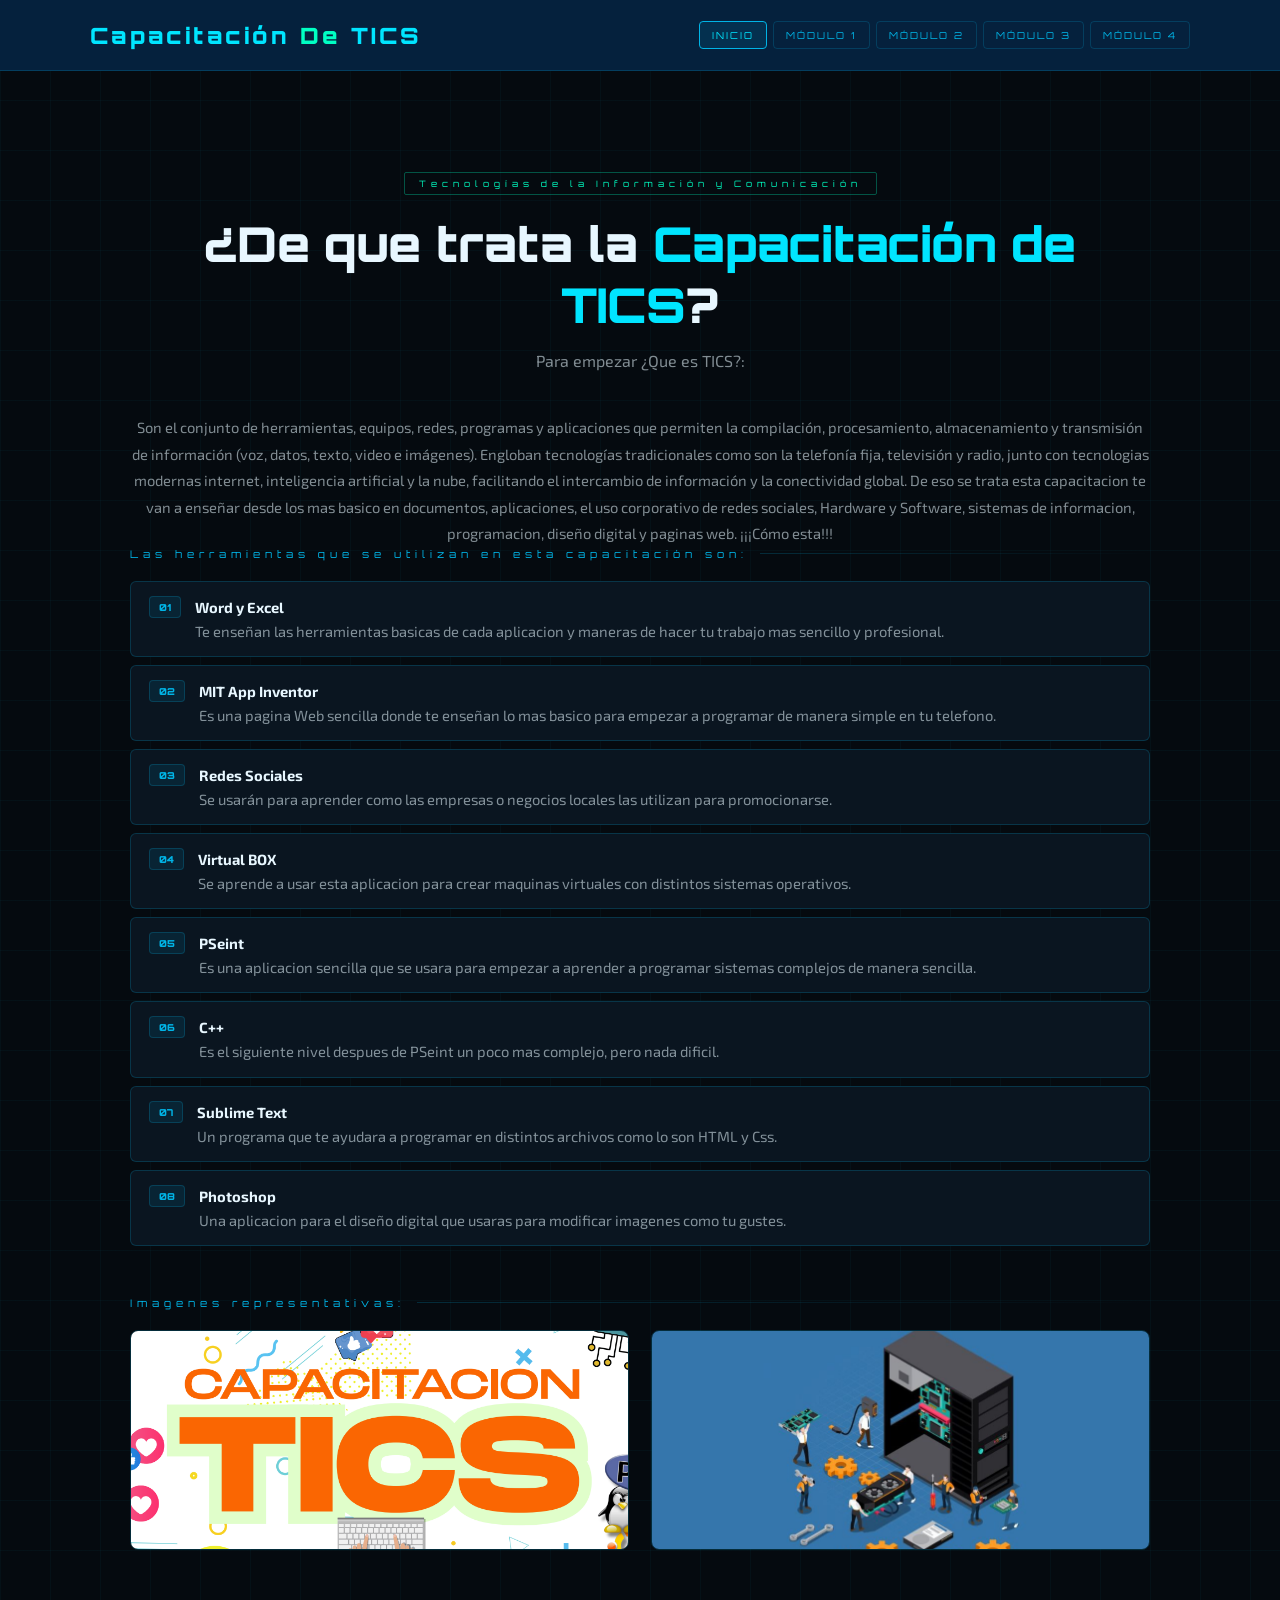
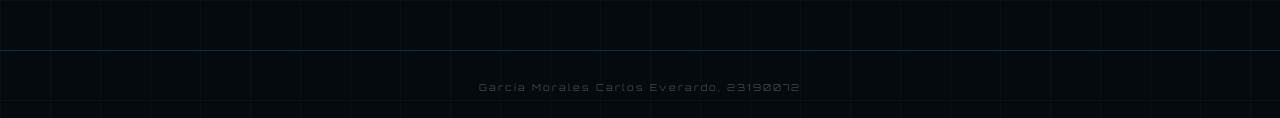
<file: index.html>
<!DOCTYPE html>
<html lang="es">
<head>
  <meta charset="UTF-8" />
  <meta name="viewport" content="width=device-width, initial-scale=1.0" />
  <title>Capacitación TICS</title>
  <link rel="stylesheet" href="styles.css" />
</head>
<body>
  <header>
    <div class="header-inner">
      <a href="index.html" class="logo">Capacitación <span>De </span>TICS</a>
      <nav>
        <a href="index.html" class="active">INICIO</a>
        <a href="modulo1.html">MÓDULO 1</a>
        <a href="modulo2.html">MÓDULO 2</a>
        <a href="modulo3.html">MÓDULO 3</a>
        <a href="modulo4.html">MÓDULO 4</a>
      </nav>
    </div>
  </header>

  <main>
    <section class="hero">
      <div class="hero-tag">Tecnologías de la Información y Comunicación</div>
      <h1>¿De que trata la <span>Capacitación de TICS</span>?</h1>
      <p>Para empezar ¿Que es TICS?:</p>
    </section>
    <div class="pres_text">
      <p> Son el conjunto de herramientas, equipos, redes, programas y aplicaciones que permiten la compilación, procesamiento, almacenamiento y transmisión de información (voz, datos, texto, video e imágenes). Engloban tecnologías tradicionales como son la telefonía fija, televisión y radio, junto con tecnologias modernas internet, inteligencia artificial y la nube, facilitando el intercambio de información y la conectividad global. De eso se trata esta capacitacion te van a enseñar desde los mas basico en documentos, aplicaciones, el uso corporativo de redes sociales, Hardware y Software, sistemas de informacion, programacion, diseño digital y paginas web. ¡¡¡Cómo esta!!! </p>
    </div>

    <div class="section-title">Las herramientas que se utilizan en esta capacitación son:</div>
    <ul class="tic-list">
      <li><span class="num">01</span><span class="txt"><strong>Word y Excel</strong>Te enseñan las herramientas basicas de cada aplicacion y maneras de hacer tu trabajo mas sencillo y profesional.</span></li>
      <li><span class="num">02</span><span class="txt"><strong>MIT App Inventor</strong>Es una pagina Web sencilla donde te enseñan lo mas basico para empezar a programar de manera simple en tu telefono.</span></li>
      <li><span class="num">03</span><span class="txt"><strong>Redes Sociales</strong>Se usarán para aprender como las empresas o negocios locales las utilizan para promocionarse.</span></li>
      <li><span class="num">04</span><span class="txt"><strong>Virtual BOX</strong>Se aprende a usar esta aplicacion para crear maquinas virtuales con distintos sistemas operativos.</span></li>
      <li><span class="num">05</span><span class="txt"><strong>PSeint</strong>Es una aplicacion sencilla que se usara para empezar a aprender a programar sistemas complejos de manera sencilla.</span></li>
      <li><span class="num">06</span><span class="txt"><strong>C++</strong>Es el siguiente nivel despues de PSeint un poco mas complejo, pero nada dificil.</span></li>
      <li><span class="num">07</span><span class="txt"><strong>Sublime Text</strong>Un programa que te ayudara a programar en distintos archivos como lo son HTML y Css.</span></li>
      <li><span class="num">08</span><span class="txt"><strong>Photoshop</strong>Una aplicacion para el diseño digital que usaras para modificar imagenes como tu gustes.</span></li>
    </ul>

    <div class="section-title">Imagenes representativas:</div>
    <div class="img-grid">
      <img src="IMG/TICS simb.png"/>
      <img src="IMG/Tics Hard.jpg"/>
    </div>
  </main>

  <footer>
    <div class="footer-inner">
      <span class="footer-copy">García Morales Carlos Everardo, 23190072</span>
    </div>
  </footer>
</body>
</html>
</file>
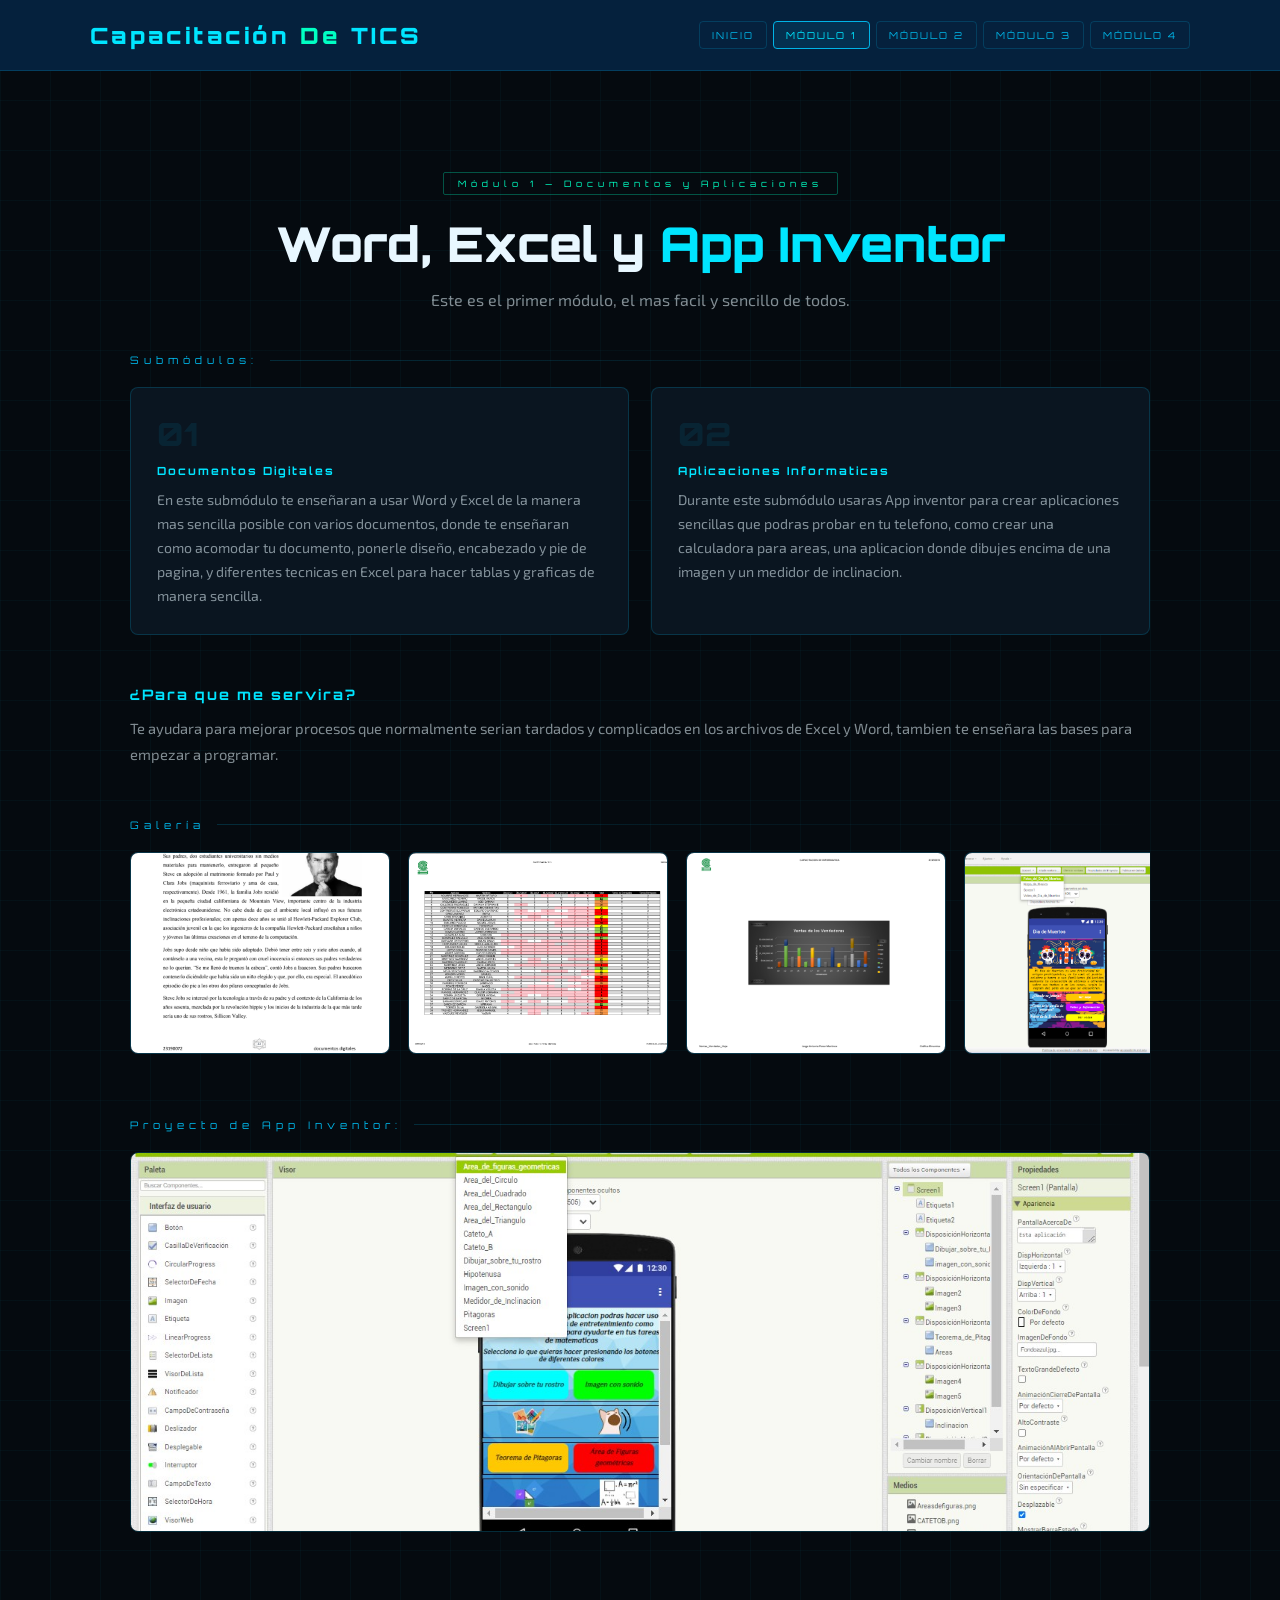
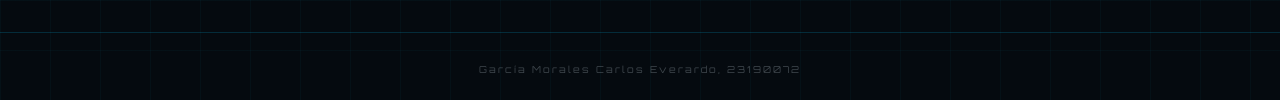
<file: modulo1.html>
<!DOCTYPE html>
<html lang="es">
<head>
  <meta charset="UTF-8" />
  <meta name="viewport" content="width=device-width, initial-scale=1.0" />
  <title>Capacitación TICS</title>
  <link rel="stylesheet" href="styles.css" />
</head>
<body>
  <header>
    <div class="header-inner">
      <a href="index.html" class="logo">Capacitación <span>De </span>TICS</a>
      <nav>
        <a href="index.html">INICIO</a>
        <a href="modulo1.html" class="active">MÓDULO 1</a>
        <a href="modulo2.html">MÓDULO 2</a>
        <a href="modulo3.html">MÓDULO 3</a>
        <a href="modulo4.html">MÓDULO 4</a>
      </nav>
    </div>
  </header>

  <main>

    <section class="hero">
      <div class="hero-tag">Módulo 1 — Documentos y Aplicaciones</div>
      <h1>Word, Excel y <span>App Inventor</span></h1>
      <p>Este es el primer módulo, el mas facil y sencillo de todos. </p>
    </section>

    <div class="section-title">Submódulos:</div>
    <div class="list-horizontal">
      <div class="list-h-card">
        <div class="num">01</div>
        <h3>Documentos Digitales</h3>
        <p>En este submódulo te enseñaran a usar Word y Excel de la manera mas sencilla posible con varios documentos, donde te enseñaran como acomodar tu documento, ponerle diseño, encabezado y pie de pagina, y diferentes tecnicas en Excel para hacer tablas y graficas de manera sencilla.</p>
      </div>
      <div class="list-h-card">
        <div class="num">02</div>
        <h3>Aplicaciones Informaticas</h3>
        <p>Durante este submódulo usaras App inventor para crear aplicaciones sencillas que podras probar en tu telefono, como crear una calculadora para areas, una aplicacion donde dibujes encima de una imagen y un medidor de inclinacion.</p>
      </div>
    </div>

    <div class="top-text">
      <h2>¿Para que me servira?</h2>
      <p>Te ayudara para mejorar procesos que normalmente serian tardados y complicados en los archivos de Excel y Word, tambien te enseñara las bases para empezar a programar.</p>
    </div>

    <div class="section-title">Galería</div>
    <div class="slider-track">
      <div class="slide-card"><img src="IMG/Word doc.png"/></div>
      <div class="slide-card"><img src="IMG/Excel tab.png"/></div>
      <div class="slide-card"><img src="IMG/Excel gra.png"/></div>
      <div class="slide-card"><img src="IMG/App Dia.png"/></div>
      <div class="slide-card"><img src="IMG/App are.png"/></div>
    </div>

    <div class="section-title">Proyecto de App Inventor:</div>
    <div class="img-grande">
      <img src="IMG/App in.jpg"/>
    </div>
  </main>

  <footer>
    <div class="footer-inner">
      <span class="footer-copy">García Morales Carlos Everardo, 23190072</span>
    </div>
  </footer>
</body>
</html>
</file>
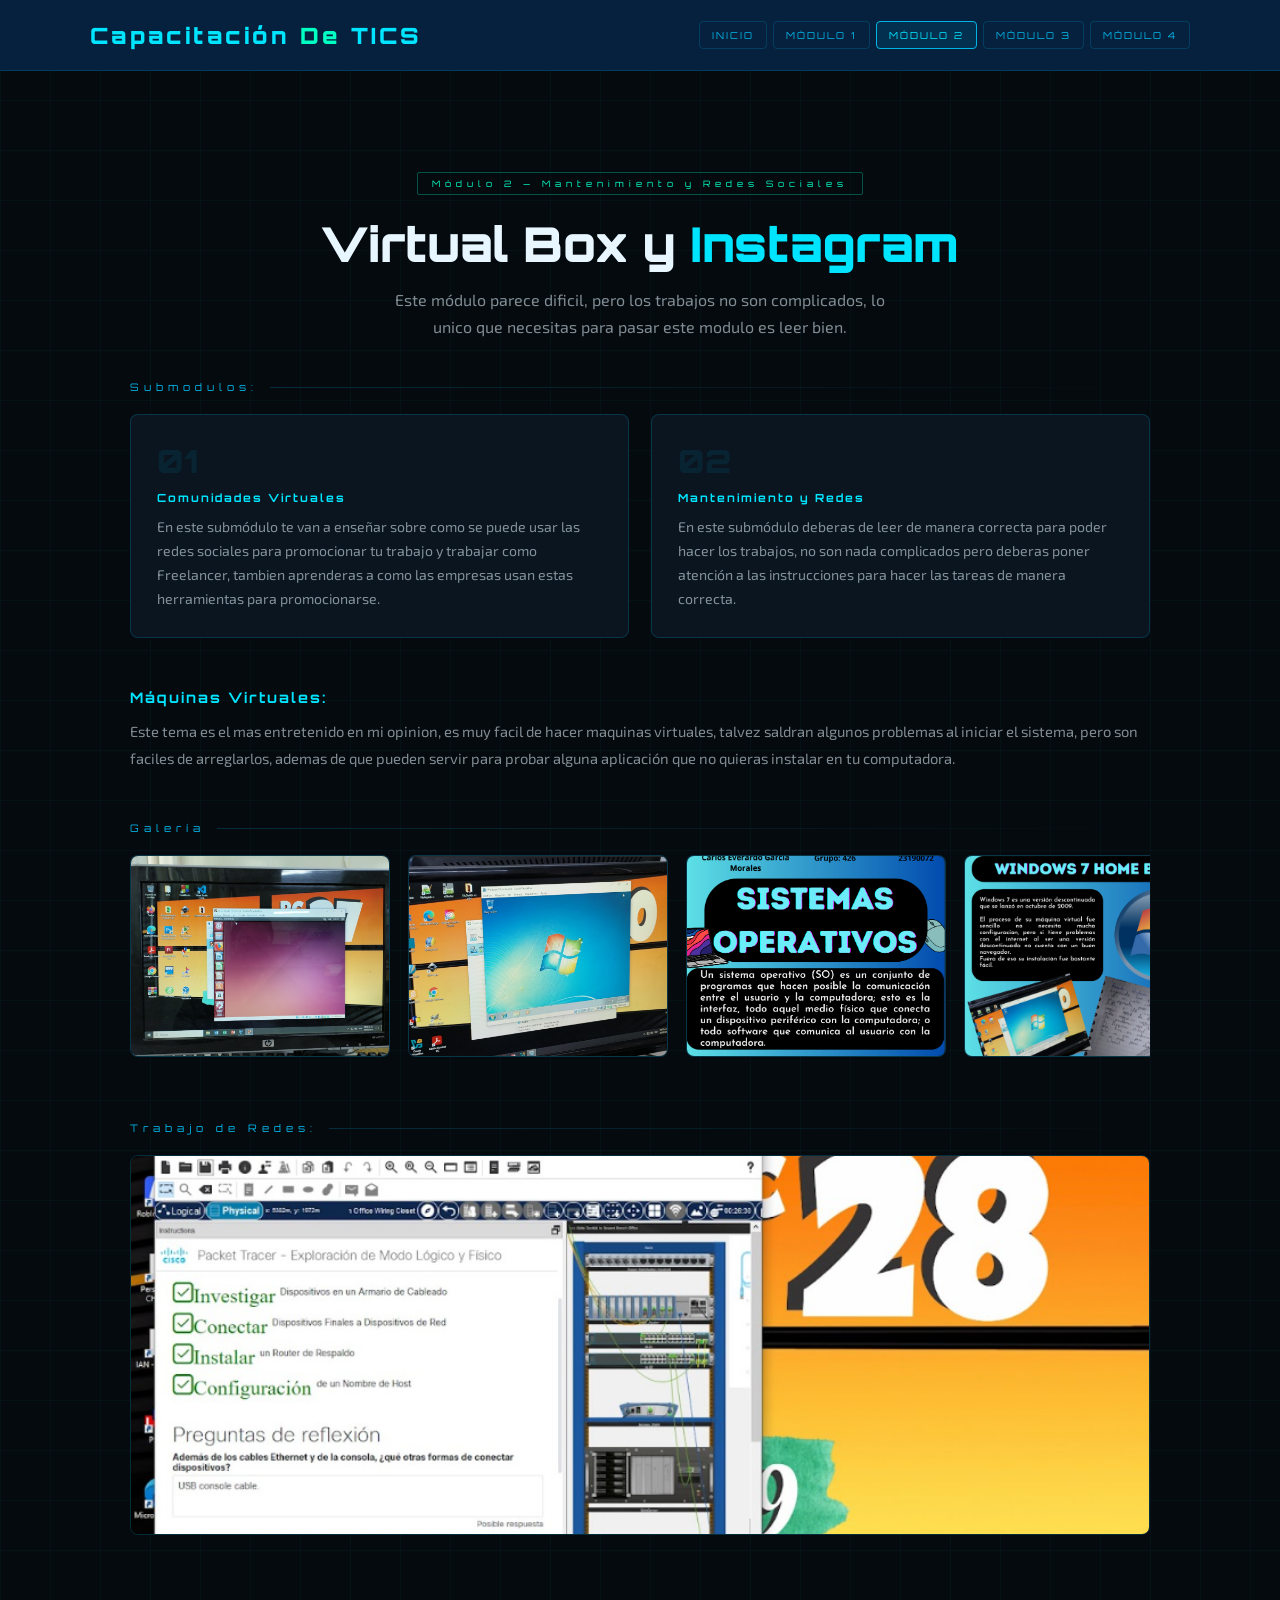
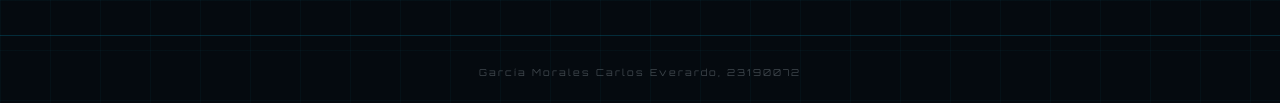
<file: modulo2.html>
<!DOCTYPE html>
<html lang="es">
<head>
  <meta charset="UTF-8" />
  <meta name="viewport" content="width=device-width, initial-scale=1.0" />
  <title>Capacitación TICS</title>
  <link rel="stylesheet" href="styles.css" />
</head>
<body>
  <header>
    <div class="header-inner">
      <a href="index.html" class="logo">Capacitación <span>De </span>TICS</a>
      <nav>
        <a href="index.html">INICIO</a>
        <a href="modulo1.html">MÓDULO 1</a>
        <a href="modulo2.html" class="active">MÓDULO 2</a>
        <a href="modulo3.html">MÓDULO 3</a>
        <a href="modulo4.html">MÓDULO 4</a>
      </nav>
    </div>
  </header>

  <main>
    <section class="hero">
      <div class="hero-tag">Módulo 2 — Mantenimiento y Redes Sociales</div>
      <h1>Virtual Box y <span>Instagram</span></h1>
      <p>Este módulo parece dificil, pero los trabajos no son complicados, lo unico que necesitas para pasar este modulo es leer bien.</p>
    </section>

    <div class="section-title">Submodulos:</div>
    <div class="list-horizontal">
      <div class="list-h-card">
        <div class="num">01</div>
        <h3>Comunidades Virtuales</h3>
        <p>En este submódulo te van a enseñar sobre como se puede usar las redes sociales para promocionar tu trabajo y trabajar como Freelancer, tambien aprenderas a como las empresas usan estas herramientas para promocionarse. </p>
      </div>
      <div class="list-h-card">
        <div class="num">02</div>
        <h3>Mantenimiento y Redes</h3>
        <p>En este submódulo deberas de leer de manera correcta para poder hacer los trabajos, no son nada complicados pero deberas poner atención a las instrucciones para hacer las tareas de manera correcta.</p>
      </div>
    </div>

    <div class="top-text">
      <h2>Máquinas Virtuales:</h2>
      <p>Este tema es el mas entretenido en mi opinion, es muy facil de hacer maquinas virtuales, talvez saldran algunos problemas al iniciar el sistema, pero son faciles de arreglarlos, ademas de que pueden servir para probar alguna aplicación que no quieras instalar en tu computadora.</p>
    </div>

    <div class="section-title">Galería</div>
    <div class="slider-track">
      <div class="slide-card"><img src="IMG/Linux.png"/></div>
      <div class="slide-card"><img src="IMG/Wind-V.png"/></div>
      <div class="slide-card"><img src="IMG/Sistemas Info.png"/></div>
      <div class="slide-card"><img src="IMG/Wind info.png"/></div>
      <div class="slide-card"><img src="IMG/Linux info.png"/></div>
    </div>

    <div class="section-title">Trabajo de Redes:</div>
    <div class="img-grande">
      <img src="IMG/Redes.png"/>
    </div>
  </main>

  <footer>
    <div class="footer-inner">
      <span class="footer-copy">García Morales Carlos Everardo, 23190072</span>
    </div>
  </footer>
</body>
</html>
</file>
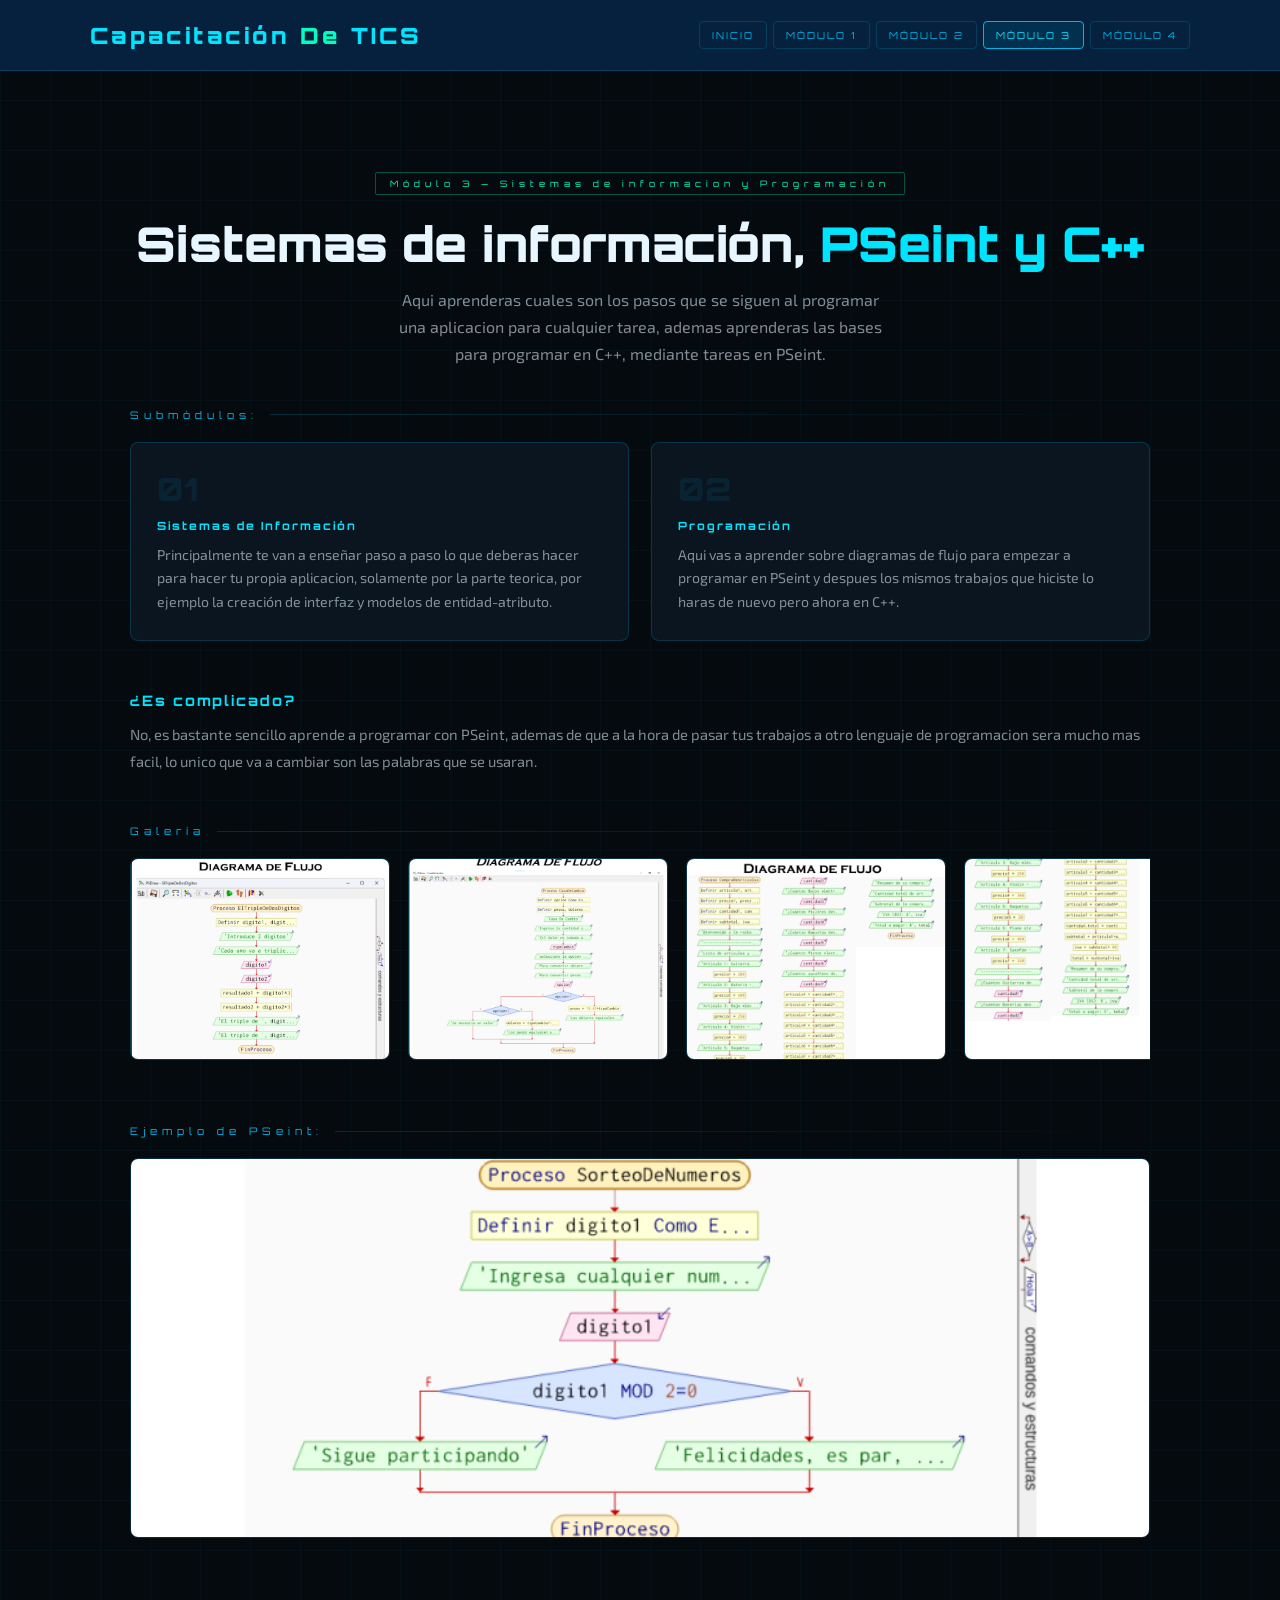
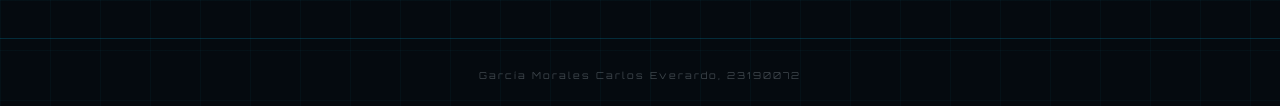
<file: modulo3.html>
<!DOCTYPE html>
<html lang="es">
<head>
  <meta charset="UTF-8" />
  <meta name="viewport" content="width=device-width, initial-scale=1.0" />
  <title>Capacitación TICS</title>
  <link rel="stylesheet" href="styles.css" />
</head>
<body>
  <header>
    <div class="header-inner">
      <a href="index.html" class="logo">Capacitación <span>De </span>TICS</a>
      <nav>
        <a href="index.html">INICIO</a>
        <a href="modulo1.html">MÓDULO 1</a>
        <a href="modulo2.html">MÓDULO 2</a>
        <a href="modulo3.html" class="active">MÓDULO 3</a>
        <a href="modulo4.html">MÓDULO 4</a>
      </nav>
    </div>
  </header>

  <main>
    <section class="hero">
      <div class="hero-tag">Módulo 3 — Sistemas de informacion y Programación</div>
      <h1>Sistemas de información, <span>PSeint y C++</span></h1>
      <p>Aqui aprenderas cuales son los pasos que se siguen al programar una aplicacion para cualquier tarea, ademas aprenderas las bases para programar en C++, mediante tareas en PSeint.</p>
    </section>

    <div class="section-title">Submódulos:</div>
    <div class="list-horizontal">
      <div class="list-h-card">
        <div class="num">01</div>
        <h3>Sistemas de Información</h3>
        <p>Principalmente te van a enseñar paso a paso lo que deberas hacer para hacer tu propia aplicacion, solamente por la parte teorica, por ejemplo la creación de interfaz y modelos de entidad-atributo.</p>
      </div>
      <div class="list-h-card">
        <div class="num">02</div>
        <h3>Programación</h3>
        <p>Aqui vas a aprender sobre diagramas de flujo para empezar a programar en PSeint y despues los mismos trabajos que hiciste lo haras de nuevo pero ahora en C++.</p>
      </div>
    </div>

    <div class="top-text">
      <h2>¿Es complicado?</h2>
      <p>No, es bastante sencillo aprende a programar con PSeint, ademas de que a la hora de pasar tus trabajos a otro lenguaje de programacion sera mucho mas facil, lo unico que va a cambiar son las palabras que se usaran. </p>
    </div>

    <div class="section-title">Galería</div>
    <div class="slider-track">
      <div class="slide-card"><img src="IMG/Dia1.png"/></div>
      <div class="slide-card"><img src="IMG/Dia2.png"/></div>
      <div class="slide-card"><img src="IMG/Dia3.1.png"/></div>
      <div class="slide-card"><img src="IMG/Dia3.2.png"/></div>
      <div class="slide-card"><img src="IMG/Caso-uso.png"/></div>
    </div>

    <div class="section-title">Ejemplo de PSeint:</div>
    <div class="img-grande">
      <img src="IMG/PSeint.png"/>
    </div>
  </main>

  <footer>
    <div class="footer-inner">
      <span class="footer-copy">García Morales Carlos Everardo, 23190072</span>
    </div>
  </footer>
</body>
</html>
</file>
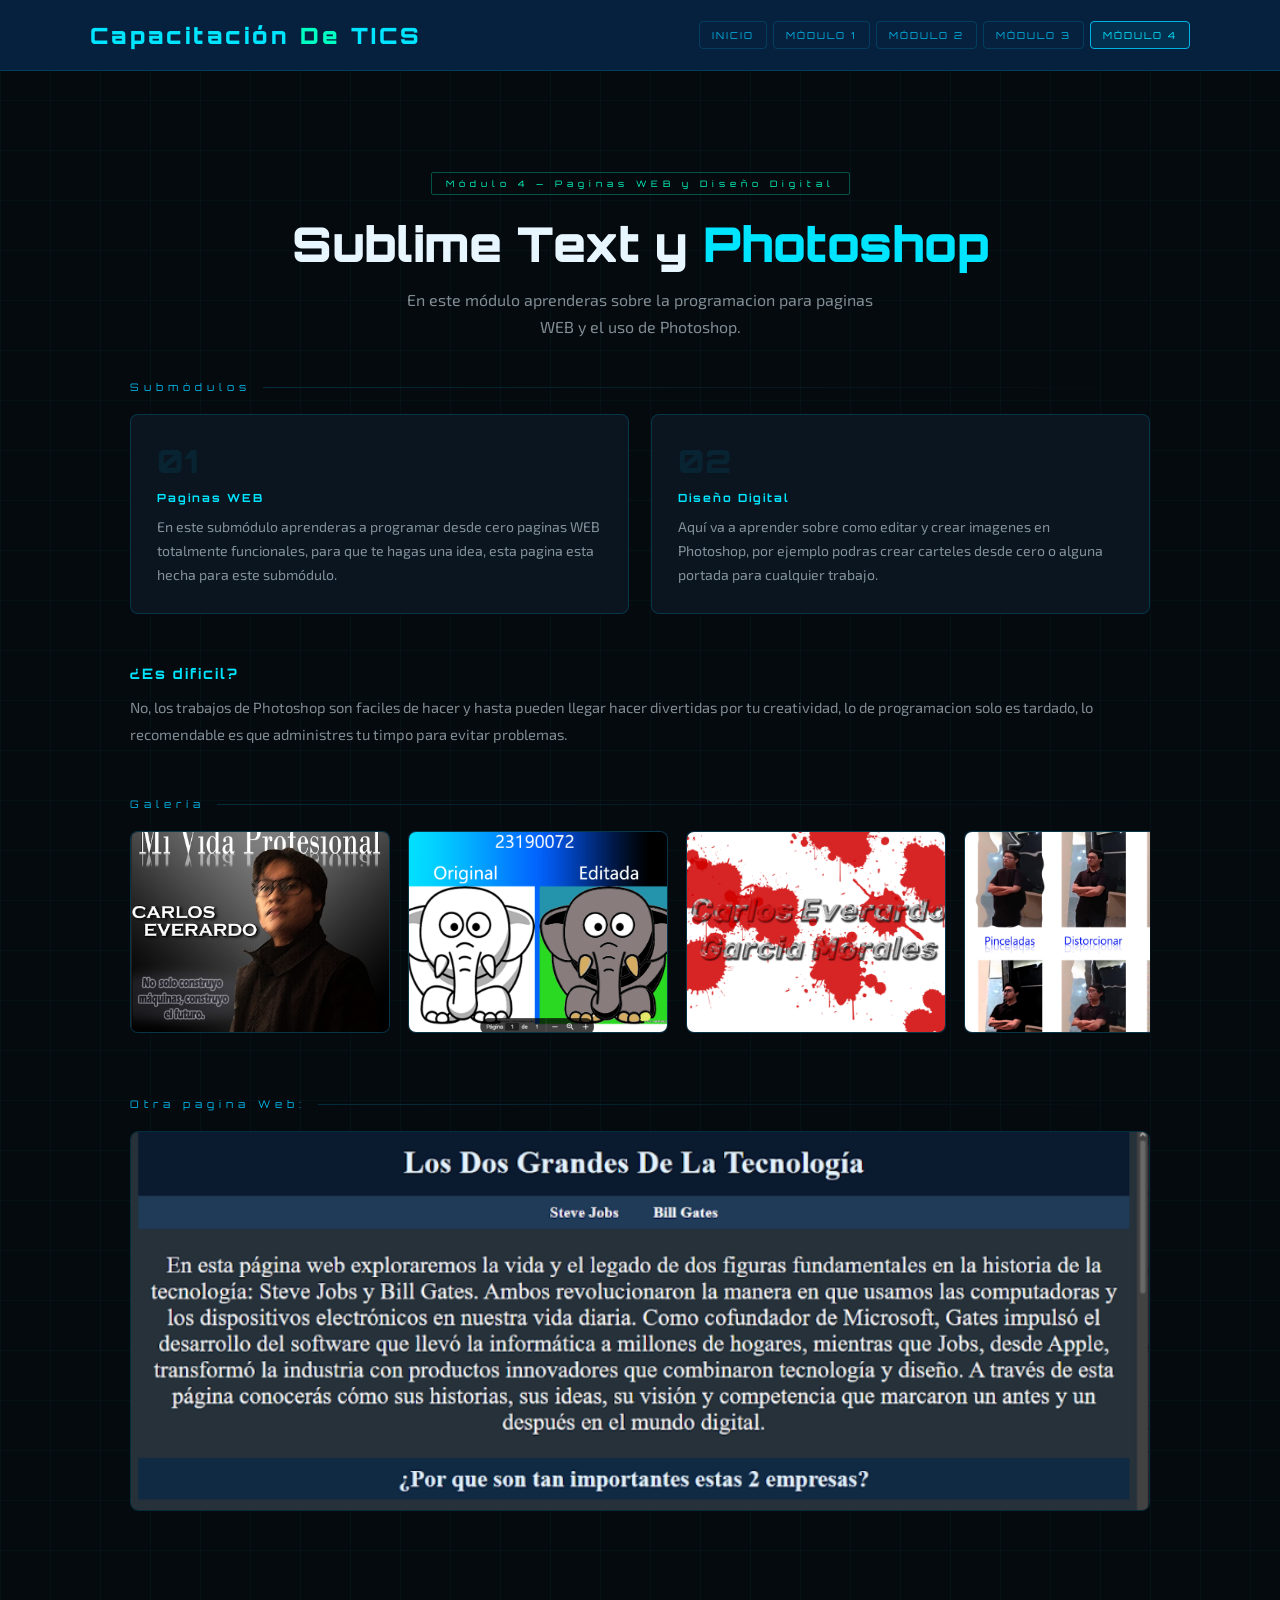
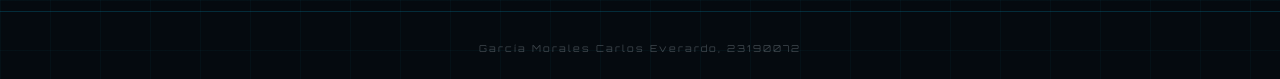
<file: modulo4.html>
<!DOCTYPE html>
<html lang="es">
<head>
  <meta charset="UTF-8" />
  <meta name="viewport" content="width=device-width, initial-scale=1.0" />
  <title>Capacitación TICS</title>
  <link rel="stylesheet" href="styles.css" />
</head>
<body>
  <header>
    <div class="header-inner">
      <a href="index.html" class="logo">Capacitación <span>De </span>TICS</a>
      <nav>
        <a href="index.html">INICIO</a>
        <a href="modulo1.html">MÓDULO 1</a>
        <a href="modulo2.html">MÓDULO 2</a>
        <a href="modulo3.html">MÓDULO 3</a>
        <a href="modulo4.html" class="active">MÓDULO 4</a>
      </nav>
    </div>
  </header>

  <main>
      <section class="hero">
      <div class="hero-tag">Módulo 4 — Paginas WEB y Diseño Digital</div>
      <h1>Sublime Text y <span>Photoshop</span></h1>
      <p>En este módulo aprenderas sobre la programacion para paginas WEB y el uso de Photoshop.</p>
    </section>

    <div class="section-title">Submódulos</div>
    <div class="list-horizontal">
      <div class="list-h-card">
        <div class="num">01</div>
        <h3>Paginas WEB</h3>
        <p>En este submódulo aprenderas a programar desde cero paginas WEB totalmente funcionales, para que te hagas una idea, esta pagina esta hecha para este submódulo.</p>
      </div>
      <div class="list-h-card">
        <div class="num">02</div>
        <h3>Diseño Digital</h3>
        <p>Aquí va a aprender sobre como editar y crear imagenes en Photoshop, por ejemplo podras crear carteles desde cero o alguna portada para cualquier trabajo.</p>
      </div>
    </div>

    <div class="top-text">
      <h2>¿Es dificil?</h2>
      <p>No, los trabajos de Photoshop son faciles de hacer y hasta pueden llegar hacer divertidas por tu creatividad, lo de programacion solo es tardado, lo recomendable es que administres tu timpo para evitar problemas.</p>
    </div>

    <div class="section-title">Galería</div>
    <div class="slider-track">
      <div class="slide-card"><img src="IMG/Ph1.png"/></div>
      <div class="slide-card"><img src="IMG/Ph2.png"/></div>
      <div class="slide-card"><img src="IMG/Ph3.png"/></div>
      <div class="slide-card"><img src="IMG/Ph4.png"/></div>
      <div class="slide-card"><img src="IMG/Ph5.png"/></div>
    </div>

    <div class="section-title">Otra pagina Web:</div>
    <div class="img-grande">
      <img src="IMG/Pag1.png"/>
    </div>
  </main>

  <footer>
    <div class="footer-inner">
      <span class="footer-copy">García Morales Carlos Everardo, 23190072</span>
    </div>
  </footer>
</body>
</html>
</file>
<file: styles.css>
@import url('https://fonts.googleapis.com/css2?family=Orbitron:wght@600;900&family=Exo+2:wght@300;400;600&display=swap');
:root {
  --bg:       #050a0f;
  --bg2:      #0a1520;
  --celeste:  #00b4e6;
  --celeste-b:#00e5ff;
  --acento:   #00ffc3;
  --texto:    #e8f7ff;
  --gris:     rgba(232, 247, 255, 0.55);
  --borde:    rgba(0, 180, 230, 0.2);
}

* {
  margin: 0;
  padding: 0;
  box-sizing: border-box;
}

body {
  background-color: var(--bg);
  color: var(--texto);
  font-family: 'Exo 2', sans-serif;

  
  background-image:
    linear-gradient(rgba(0, 180, 230, 0.04) 1px, transparent 1px),
    linear-gradient(90deg, rgba(0, 180, 230, 0.04) 1px, transparent 1px);
  background-size: 50px 50px;
}

header {
  background: rgba(6, 34, 64, 0.95);
  border-bottom: 1px solid var(--borde);
  padding: 0 40px;
}

.header-inner {
  max-width: 1100px;
  margin: 0 auto;
  display: flex;
  align-items: center;
  justify-content: space-between;
  height: 70px;
}

.logo {
  font-family: 'Orbitron', sans-serif;
  font-size: 1.4rem;
  font-weight: 900;
  color: var(--celeste-b);
  text-decoration: none;
  letter-spacing: 3px;
}

.logo span {
  color: var(--acento);
}

nav {
  display: flex;
  gap: 6px;
}

nav a {
  font-family: 'Orbitron', sans-serif;
  font-size: 0.6rem;
  letter-spacing: 2px;
  text-decoration: none;
  color: var(--celeste);
  padding: 7px 12px;
  border: 1px solid var(--borde);
  border-radius: 4px;
  transition: all 0.2s;
}

nav a:hover,
nav a.active {
  color: var(--celeste-b);
  border-color: var(--celeste);
  background: rgba(0, 180, 230, 0.1);
}

main {
  max-width: 1100px;
  margin: 0 auto;
  padding: 50px 40px;
}


.hero {
  text-align: center;
  padding: 50px 0 40px;
}

.hero-tag {
  display: inline-block;
  font-family: 'Orbitron', sans-serif;
  font-size: 0.55rem;
  letter-spacing: 5px;
  color: var(--acento);
  border: 1px solid rgba(0, 255, 195, 0.3);
  padding: 5px 14px;
  border-radius: 2px;
  margin-bottom: 18px;
}

.hero h1 {
  font-family: 'Orbitron', sans-serif;
  font-size: clamp(1.8rem, 4vw, 3rem);
  font-weight: 900;
  margin-bottom: 12px;
}

.hero h1 span {
  color: var(--celeste-b);
}

.hero p {
  color: var(--gris);
  max-width: 500px;
  margin: 0 auto;
  line-height: 1.7;
}

.section-title {
  font-family: 'Orbitron', sans-serif;
  font-size: 0.65rem;
  letter-spacing: 5px;
  color: var(--celeste);
  margin-bottom: 20px;
  display: flex;
  align-items: center;
  gap: 12px;
}

.section-title::after {
  content: '';
  flex: 1;
  height: 1px;
  background: linear-gradient(90deg, var(--borde), transparent);
}


.top-text {
  margin-bottom: 50px;
}

.top-text h2 {
  font-family: 'Orbitron', sans-serif;
  font-size: 0.9rem;
  color: var(--celeste-b);
  margin-bottom: 12px;
  letter-spacing: 2px;
}

.top-text p {
  font-size: 0.92rem;
  color: var(--gris);
  line-height: 1.8;
}

.pres_text p {
  text-align: center;
  font-size: 0.92rem;
  color: var(--gris);
  line-height: 1.8;
}

.list-horizontal {
  display: flex;
  gap: 22px;
  margin-bottom: 50px;
}

.list-h-card {
  flex: 1;
  padding: 26px;
  border: 1px solid var(--borde);
  border-radius: 8px;
  background: var(--bg2);
}

.list-h-card .num {
  font-family: 'Orbitron', sans-serif;
  font-size: 2rem;
  font-weight: 900;
  color: rgba(0, 180, 230, 0.1);
  margin-bottom: 10px;
}

.list-h-card h3 {
  font-family: 'Orbitron', sans-serif;
  font-size: 0.7rem;
  letter-spacing: 2px;
  color: var(--celeste-b);
  margin-bottom: 10px;
}

.list-h-card p {
  font-size: 0.88rem;
  color: var(--gris);
  line-height: 1.7;
}

.slider-track {
  display: flex;
  gap: 18px;
  overflow-x: auto;
  padding-bottom: 14px;
  scroll-snap-type: x mandatory;
  scrollbar-width: thin;
  scrollbar-color: var(--celeste) var(--bg2);
  margin-bottom: 50px;
}

.slider-track::-webkit-scrollbar       { height: 4px; }
.slider-track::-webkit-scrollbar-thumb { background: var(--celeste); border-radius: 10px; }

.slide-card {
  flex: 0 0 260px;
  scroll-snap-align: start;
  border: 1px solid var(--borde);
  border-radius: 8px;
  overflow: hidden;
  background: var(--bg2);
}

.slide-card img {
  width: 100%;
  height: 200px;
  object-fit: cover;
  display: block;
}

.img-grid {
  display: grid;
  grid-template-columns: 1fr 1fr;
  gap: 22px;
  margin-bottom: 50px;
}

.img-grid img {
  width: 100%;
  height: 220px;
  object-fit: cover;
  display: block;
  border: 1px solid var(--borde);
  border-radius: 8px;
}

.img-grande {
  margin-bottom: 50px;
}

.img-grande img {
  width: 100%;
  height: 380px;
  object-fit: cover;
  display: block;
  border: 1px solid var(--borde);
  border-radius: 8px;
}

.tic-list {
  list-style: none;
  display: flex;
  flex-direction: column;
  gap: 8px;
  margin-bottom: 50px;
}

.tic-list li {
  display: flex;
  align-items: flex-start;
  gap: 14px;
  padding: 14px 18px;
  border: 1px solid var(--borde);
  border-radius: 6px;
  background: var(--bg2);
}

.tic-list li .num {
  font-family: 'Orbitron', sans-serif;
  font-size: 0.6rem;
  font-weight: 900;
  color: var(--celeste);
  background: rgba(0, 180, 230, 0.1);
  border: 1px solid var(--borde);
  padding: 4px 9px;
  border-radius: 4px;
  white-space: nowrap;
}

.tic-list li .txt {
  font-size: 0.92rem;
  color: var(--gris);
  line-height: 1.5;
}

.tic-list li .txt strong {
  color: var(--texto);
  display: block;
  margin-bottom: 2px;
}

footer {
  border-top: 1px solid var(--borde);
  padding: 24px 40px;
}

.footer-inner {
  max-width: 1100px;
  margin: 0 auto;
  text-align: center;
}

.footer-copy {
  font-family: 'Orbitron', sans-serif;
  font-size: 0.6rem;
  letter-spacing: 2px;
  color: rgba(232, 247, 255, 0.25);
}


@media (max-width: 768px) {

  header         { padding: 0 20px; }
  main           { padding: 30px 20px; }

  .header-inner  {
    flex-direction: column;
    height: auto;
    padding: 14px 0;
    gap: 10px;
  }

  nav            { flex-wrap: wrap; justify-content: center; }

  .img-grid      { grid-template-columns: 1fr; }
  .list-horizontal { flex-direction: column; }
}
</file>
